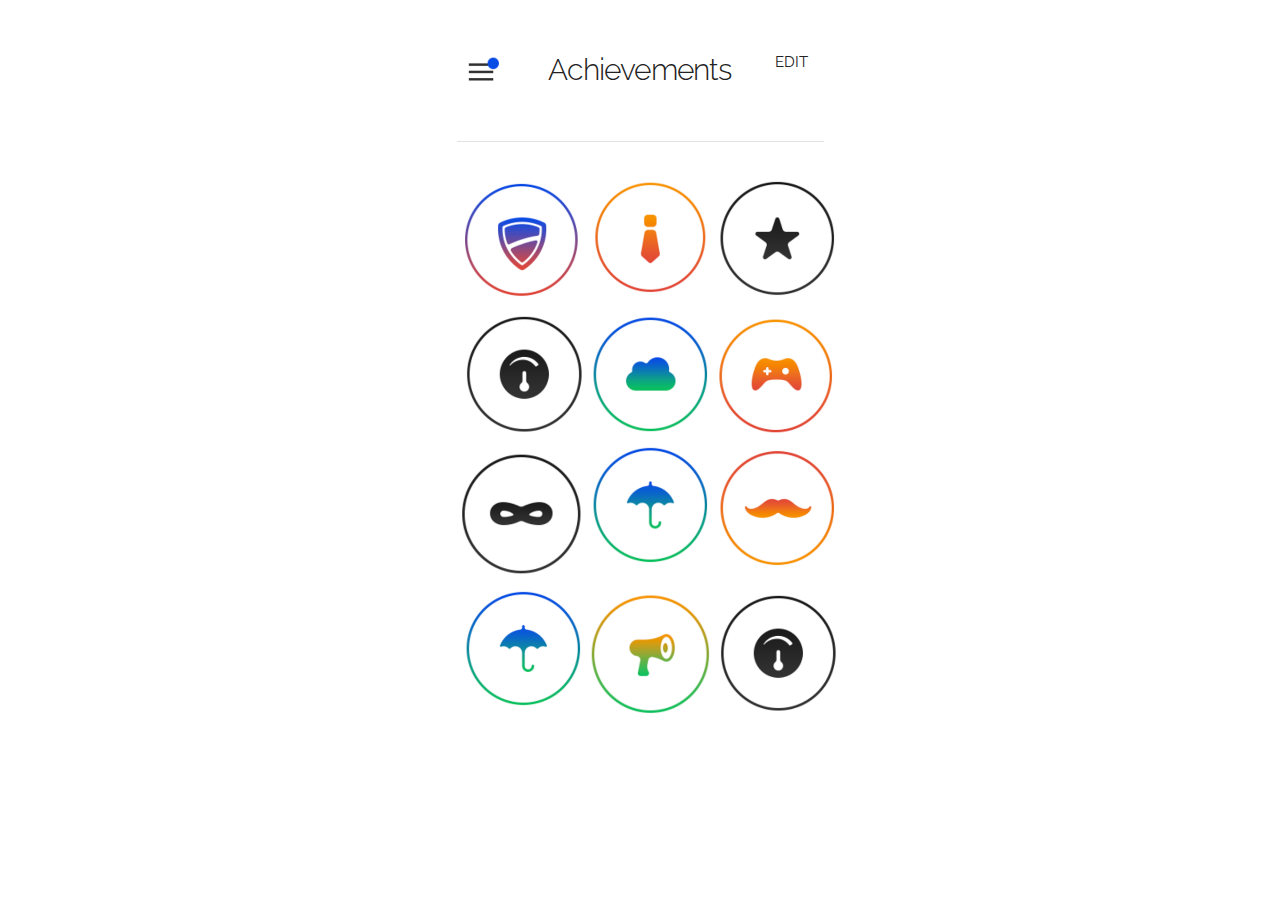
<file: extra2.html>
<!DOCTYPE html>
<html lang="en">
<head>

  <!-- Basic Page Needs
  –––––––––––––––––––––––––––––––––––––––––––––––––– -->
  <meta charset="utf-8">
  <title>Your page title here :)</title>
  <meta name="description" content="">
  <meta name="author" content="">

  <!-- Mobile Specific Metas
  –––––––––––––––––––––––––––––––––––––––––––––––––– -->
  <meta name="viewport" content="width=device-width, initial-scale=1">

  <!-- FONT
  –––––––––––––––––––––––––––––––––––––––––––––––––– -->
  <link href="//fonts.googleapis.com/css?family=Raleway:400,300,600" rel="stylesheet" type="text/css">

  <!-- CSS
  –––––––––––––––––––––––––––––––––––––––––––––––––– -->
  <link rel="stylesheet" href="css/styles.css">
  <link rel="stylesheet" href="css/normalize.css">
  <link rel="stylesheet" href="css/skeleton.css">

  <!-- Favicon
  –––––––––––––––––––––––––––––––––––––––––––––––––– -->
  <link rel="icon" type="image/png" href="images/favicon.png">

</head>
<body>

  <!-- Primary Page Layout
  –––––––––––––––––––––––––––––––––––––––––––––––––– -->
  <div class="container">
    <div class="row top-nav">
      <div class="two columns">
        <img class="hamburger"src="images/hamburger.png">
      </div>
      <div class="eight columns">
        <h4>Achievements</h4>
      </div>
      <div class="two columns">
        <p>EDIT</p>
      </div>
    </div>
    <hr>
    <div class="row">
      <div class="one-third column">
        <img class="circle-img" src="images/1.png">
      </div>
      <div class="one-third column">
        <img class="circle-img" src="images/2.png">
      </div>
      <div class="one-third column">
        <img class="circle-img" src="images/3.png">
      </div>
    </div>
    <div class="row">
      <div class="one-third column">
        <img class="circle-img" src="images/4.png">
      </div>
      <div class="one-third column">
        <img class="circle-img" src="images/5.png">
      </div>
      <div class="one-third column">
        <img class="circle-img" src="images/6.png">
      </div>
    </div>
    <div class="row">
      <div class="one-third column">
        <img class="circle-img" src="images/7.png">
      </div>
      <div class="one-third column">
        <img class="circle-img" src="images/8.png">
      </div>
      <div class="one-third column">
        <img class="circle-img" src="images/9.png">
      </div>
    </div>
    <div class="row">
      <div class="one-third column">
        <img class="circle-img" src="images/8.png">
      </div>
      <div class="one-third column">
        <img class="circle-img" src="images/11.png">
      </div>
      <div class="one-third column">
        <img class="circle-img" src="images/4.png">
      </div>
    </div>
  </div>

<!-- End Document
  –––––––––––––––––––––––––––––––––––––––––––––––––– -->
</body>
</html>
</file>
<file: css/styles.css>
.top-nav {
  margin-top:50px;
}

h4 {
  text-align: center;
}

.circle-img{
  width: 130px;
}

.hamburger{
  width: 50px;
}
</file>
<file: css/skeleton.css>
/*
* Skeleton V2.0.4
* Copyright 2014, Dave Gamache
* www.getskeleton.com
* Free to use under the MIT license.
* http://www.opensource.org/licenses/mit-license.php
* 12/29/2014
*/


/* Table of contents
––––––––––––––––––––––––––––––––––––––––––––––––––
- Grid
- Base Styles
- Typography
- Links
- Buttons
- Forms
- Lists
- Code
- Tables
- Spacing
- Utilities
- Clearing
- Media Queries
*/


/* Grid
–––––––––––––––––––––––––––––––––––––––––––––––––– */
.container {
  position: relative;
  width: 367px;
  max-width: 367px;
  margin: 0 auto;
  padding: 0 20px;
  box-sizing: border-box; }
.column,
.columns {
  width: 100%;
  float: left;
  box-sizing: border-box; }

/* For devices larger than 400px */
@media (min-width: 400px) {
  .container {
    width: 85%;
    padding: 0; }
}

/* For devices larger than 550px */
@media (min-width: 550px) {
  .container {
    width: 80%; }
  .column,
  .columns {
    margin-left: 4%; }
  .column:first-child,
  .columns:first-child {
    margin-left: 0; }

  .one.column,
  .one.columns                    { width: 4.66666666667%; }
  .two.columns                    { width: 13.3333333333%; }
  .three.columns                  { width: 22%;            }
  .four.columns                   { width: 30.6666666667%; }
  .five.columns                   { width: 39.3333333333%; }
  .six.columns                    { width: 48%;            }
  .seven.columns                  { width: 56.6666666667%; }
  .eight.columns                  { width: 65.3333333333%; }
  .nine.columns                   { width: 74.0%;          }
  .ten.columns                    { width: 82.6666666667%; }
  .eleven.columns                 { width: 91.3333333333%; }
  .twelve.columns                 { width: 100%; margin-left: 0; }

  .one-third.column               { width: 30.6666666667%; }
  .two-thirds.column              { width: 65.3333333333%; }

  .one-half.column                { width: 48%; }

  /* Offsets */
  .offset-by-one.column,
  .offset-by-one.columns          { margin-left: 8.66666666667%; }
  .offset-by-two.column,
  .offset-by-two.columns          { margin-left: 17.3333333333%; }
  .offset-by-three.column,
  .offset-by-three.columns        { margin-left: 26%;            }
  .offset-by-four.column,
  .offset-by-four.columns         { margin-left: 34.6666666667%; }
  .offset-by-five.column,
  .offset-by-five.columns         { margin-left: 43.3333333333%; }
  .offset-by-six.column,
  .offset-by-six.columns          { margin-left: 52%;            }
  .offset-by-seven.column,
  .offset-by-seven.columns        { margin-left: 60.6666666667%; }
  .offset-by-eight.column,
  .offset-by-eight.columns        { margin-left: 69.3333333333%; }
  .offset-by-nine.column,
  .offset-by-nine.columns         { margin-left: 78.0%;          }
  .offset-by-ten.column,
  .offset-by-ten.columns          { margin-left: 86.6666666667%; }
  .offset-by-eleven.column,
  .offset-by-eleven.columns       { margin-left: 95.3333333333%; }

  .offset-by-one-third.column,
  .offset-by-one-third.columns    { margin-left: 34.6666666667%; }
  .offset-by-two-thirds.column,
  .offset-by-two-thirds.columns   { margin-left: 69.3333333333%; }

  .offset-by-one-half.column,
  .offset-by-one-half.columns     { margin-left: 52%; }

}


/* Base Styles
–––––––––––––––––––––––––––––––––––––––––––––––––– */
/* NOTE
html is set to 62.5% so that all the REM measurements throughout Skeleton
are based on 10px sizing. So basically 1.5rem = 15px :) */
html {
  font-size: 62.5%; }
body {
  font-size: 1.5em; /* currently ems cause chrome bug misinterpreting rems on body element */
  line-height: 1.6;
  font-weight: 400;
  font-family: "Raleway", "HelveticaNeue", "Helvetica Neue", Helvetica, Arial, sans-serif;
  color: #222; }


/* Typography
–––––––––––––––––––––––––––––––––––––––––––––––––– */
h1, h2, h3, h4, h5, h6 {
  margin-top: 0;
  margin-bottom: 2rem;
  font-weight: 300; }
h1 { font-size: 4.0rem; line-height: 1.2;  letter-spacing: -.1rem;}
h2 { font-size: 3.6rem; line-height: 1.25; letter-spacing: -.1rem; }
h3 { font-size: 3.0rem; line-height: 1.3;  letter-spacing: -.1rem; }
h4 { font-size: 2.4rem; line-height: 1.35; letter-spacing: -.08rem; }
h5 { font-size: 1.8rem; line-height: 1.5;  letter-spacing: -.05rem; }
h6 { font-size: 1.5rem; line-height: 1.6;  letter-spacing: 0; }

/* Larger than phablet */
@media (min-width: 550px) {
  h1 { font-size: 5.0rem; }
  h2 { font-size: 4.2rem; }
  h3 { font-size: 3.6rem; }
  h4 { font-size: 3.0rem; }
  h5 { font-size: 2.4rem; }
  h6 { font-size: 1.5rem; }
}

p {
  margin-top: 0; }


/* Links
–––––––––––––––––––––––––––––––––––––––––––––––––– */
a {
  color: #1EAEDB; }
a:hover {
  color: #0FA0CE; }


/* Buttons
–––––––––––––––––––––––––––––––––––––––––––––––––– */
.button,
button,
input[type="submit"],
input[type="reset"],
input[type="button"] {
  display: inline-block;
  height: 38px;
  padding: 0 30px;
  color: #555;
  text-align: center;
  font-size: 11px;
  font-weight: 600;
  line-height: 38px;
  letter-spacing: .1rem;
  text-transform: uppercase;
  text-decoration: none;
  white-space: nowrap;
  background-color: transparent;
  border-radius: 4px;
  border: 1px solid #bbb;
  cursor: pointer;
  box-sizing: border-box; }
.button:hover,
button:hover,
input[type="submit"]:hover,
input[type="reset"]:hover,
input[type="button"]:hover,
.button:focus,
button:focus,
input[type="submit"]:focus,
input[type="reset"]:focus,
input[type="button"]:focus {
  color: #333;
  border-color: #888;
  outline: 0; }
.button.button-primary,
button.button-primary,
input[type="submit"].button-primary,
input[type="reset"].button-primary,
input[type="button"].button-primary {
  color: #FFF;
  background-color: #33C3F0;
  border-color: #33C3F0; }
.button.button-primary:hover,
button.button-primary:hover,
input[type="submit"].button-primary:hover,
input[type="reset"].button-primary:hover,
input[type="button"].button-primary:hover,
.button.button-primary:focus,
button.button-primary:focus,
input[type="submit"].button-primary:focus,
input[type="reset"].button-primary:focus,
input[type="button"].button-primary:focus {
  color: #FFF;
  background-color: #1EAEDB;
  border-color: #1EAEDB; }


/* Forms
–––––––––––––––––––––––––––––––––––––––––––––––––– */
input[type="email"],
input[type="number"],
input[type="search"],
input[type="text"],
input[type="tel"],
input[type="url"],
input[type="password"],
textarea,
select {
  height: 38px;
  padding: 6px 10px; /* The 6px vertically centers text on FF, ignored by Webkit */
  background-color: #fff;
  border: 1px solid #D1D1D1;
  border-radius: 4px;
  box-shadow: none;
  box-sizing: border-box; }
/* Removes awkward default styles on some inputs for iOS */
input[type="email"],
input[type="number"],
input[type="search"],
input[type="text"],
input[type="tel"],
input[type="url"],
input[type="password"],
textarea {
  -webkit-appearance: none;
     -moz-appearance: none;
          appearance: none; }
textarea {
  min-height: 65px;
  padding-top: 6px;
  padding-bottom: 6px; }
input[type="email"]:focus,
input[type="number"]:focus,
input[type="search"]:focus,
input[type="text"]:focus,
input[type="tel"]:focus,
input[type="url"]:focus,
input[type="password"]:focus,
textarea:focus,
select:focus {
  border: 1px solid #33C3F0;
  outline: 0; }
label,
legend {
  display: block;
  margin-bottom: .5rem;
  font-weight: 600; }
fieldset {
  padding: 0;
  border-width: 0; }
input[type="checkbox"],
input[type="radio"] {
  display: inline; }
label > .label-body {
  display: inline-block;
  margin-left: .5rem;
  font-weight: normal; }


/* Lists
–––––––––––––––––––––––––––––––––––––––––––––––––– */
ul {
  list-style: circle inside; }
ol {
  list-style: decimal inside; }
ol, ul {
  padding-left: 0;
  margin-top: 0; }
ul ul,
ul ol,
ol ol,
ol ul {
  margin: 1.5rem 0 1.5rem 3rem;
  font-size: 90%; }
li {
  margin-bottom: 1rem; }


/* Code
–––––––––––––––––––––––––––––––––––––––––––––––––– */
code {
  padding: .2rem .5rem;
  margin: 0 .2rem;
  font-size: 90%;
  white-space: nowrap;
  background: #F1F1F1;
  border: 1px solid #E1E1E1;
  border-radius: 4px; }
pre > code {
  display: block;
  padding: 1rem 1.5rem;
  white-space: pre; }


/* Tables
–––––––––––––––––––––––––––––––––––––––––––––––––– */
th,
td {
  padding: 12px 15px;
  text-align: left;
  border-bottom: 1px solid #E1E1E1; }
th:first-child,
td:first-child {
  padding-left: 0; }
th:last-child,
td:last-child {
  padding-right: 0; }


/* Spacing
–––––––––––––––––––––––––––––––––––––––––––––––––– */
button,
.button {
  margin-bottom: 1rem; }
input,
textarea,
select,
fieldset {
  margin-bottom: 1.5rem; }
pre,
blockquote,
dl,
figure,
table,
p,
ul,
ol,
form {
  margin-bottom: 2.5rem; }


/* Utilities
–––––––––––––––––––––––––––––––––––––––––––––––––– */
.u-full-width {
  width: 100%;
  box-sizing: border-box; }
.u-max-full-width {
  max-width: 100%;
  box-sizing: border-box; }
.u-pull-right {
  float: right; }
.u-pull-left {
  float: left; }


/* Misc
–––––––––––––––––––––––––––––––––––––––––––––––––– */
hr {
  margin-top: 3rem;
  margin-bottom: 3.5rem;
  border-width: 0;
  border-top: 1px solid #E1E1E1; }


/* Clearing
–––––––––––––––––––––––––––––––––––––––––––––––––– */

/* Self Clearing Goodness */
.container:after,
.row:after,
.u-cf {
  content: "";
  display: table;
  clear: both; }


/* Media Queries
–––––––––––––––––––––––––––––––––––––––––––––––––– */
/*
Note: The best way to structure the use of media queries is to create the queries
near the relevant code. For example, if you wanted to change the styles for buttons
on small devices, paste the mobile query code up in the buttons section and style it
there.
*/


/* Larger than mobile */
@media (min-width: 400px) {}

/* Larger than phablet (also point when grid becomes active) */
@media (min-width: 550px) {}

/* Larger than tablet */
@media (min-width: 750px) {}

/* Larger than desktop */
@media (min-width: 1000px) {}

/* Larger than Desktop HD */
@media (min-width: 1200px) {}
</file>
